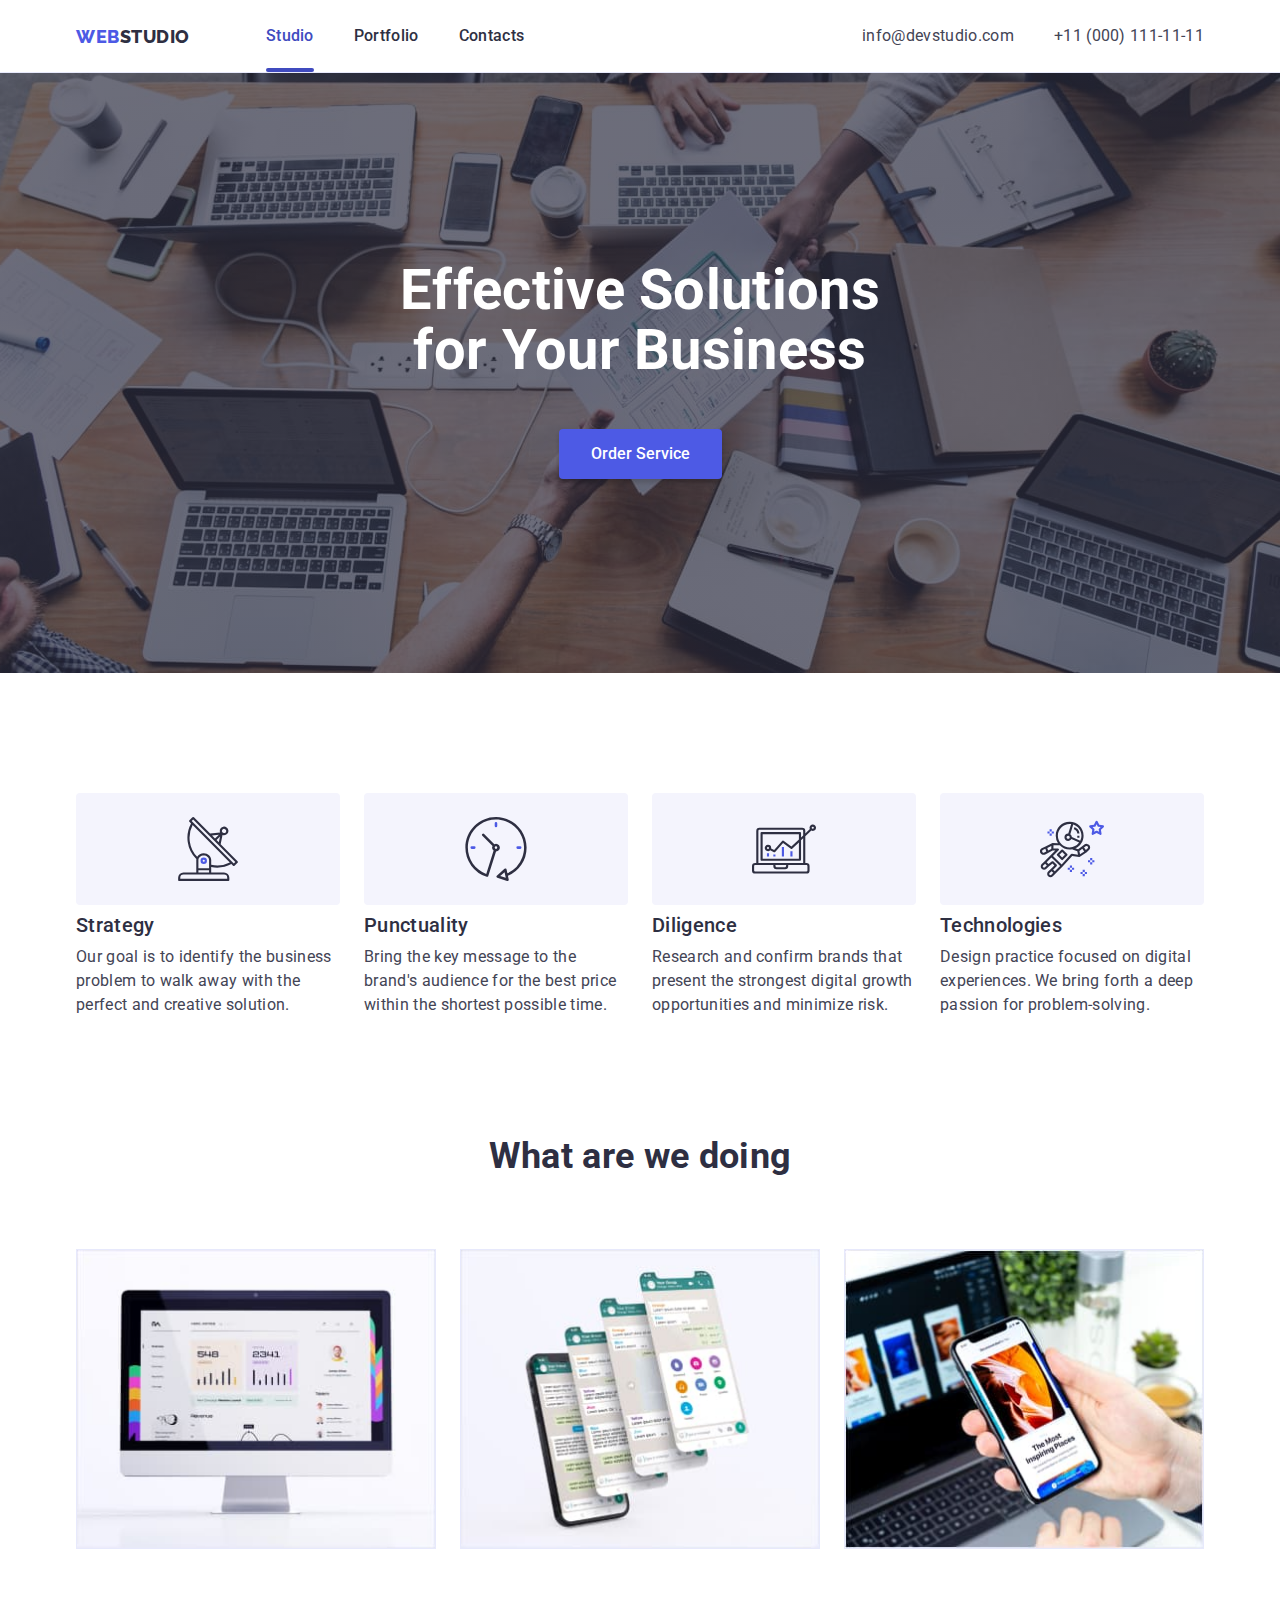
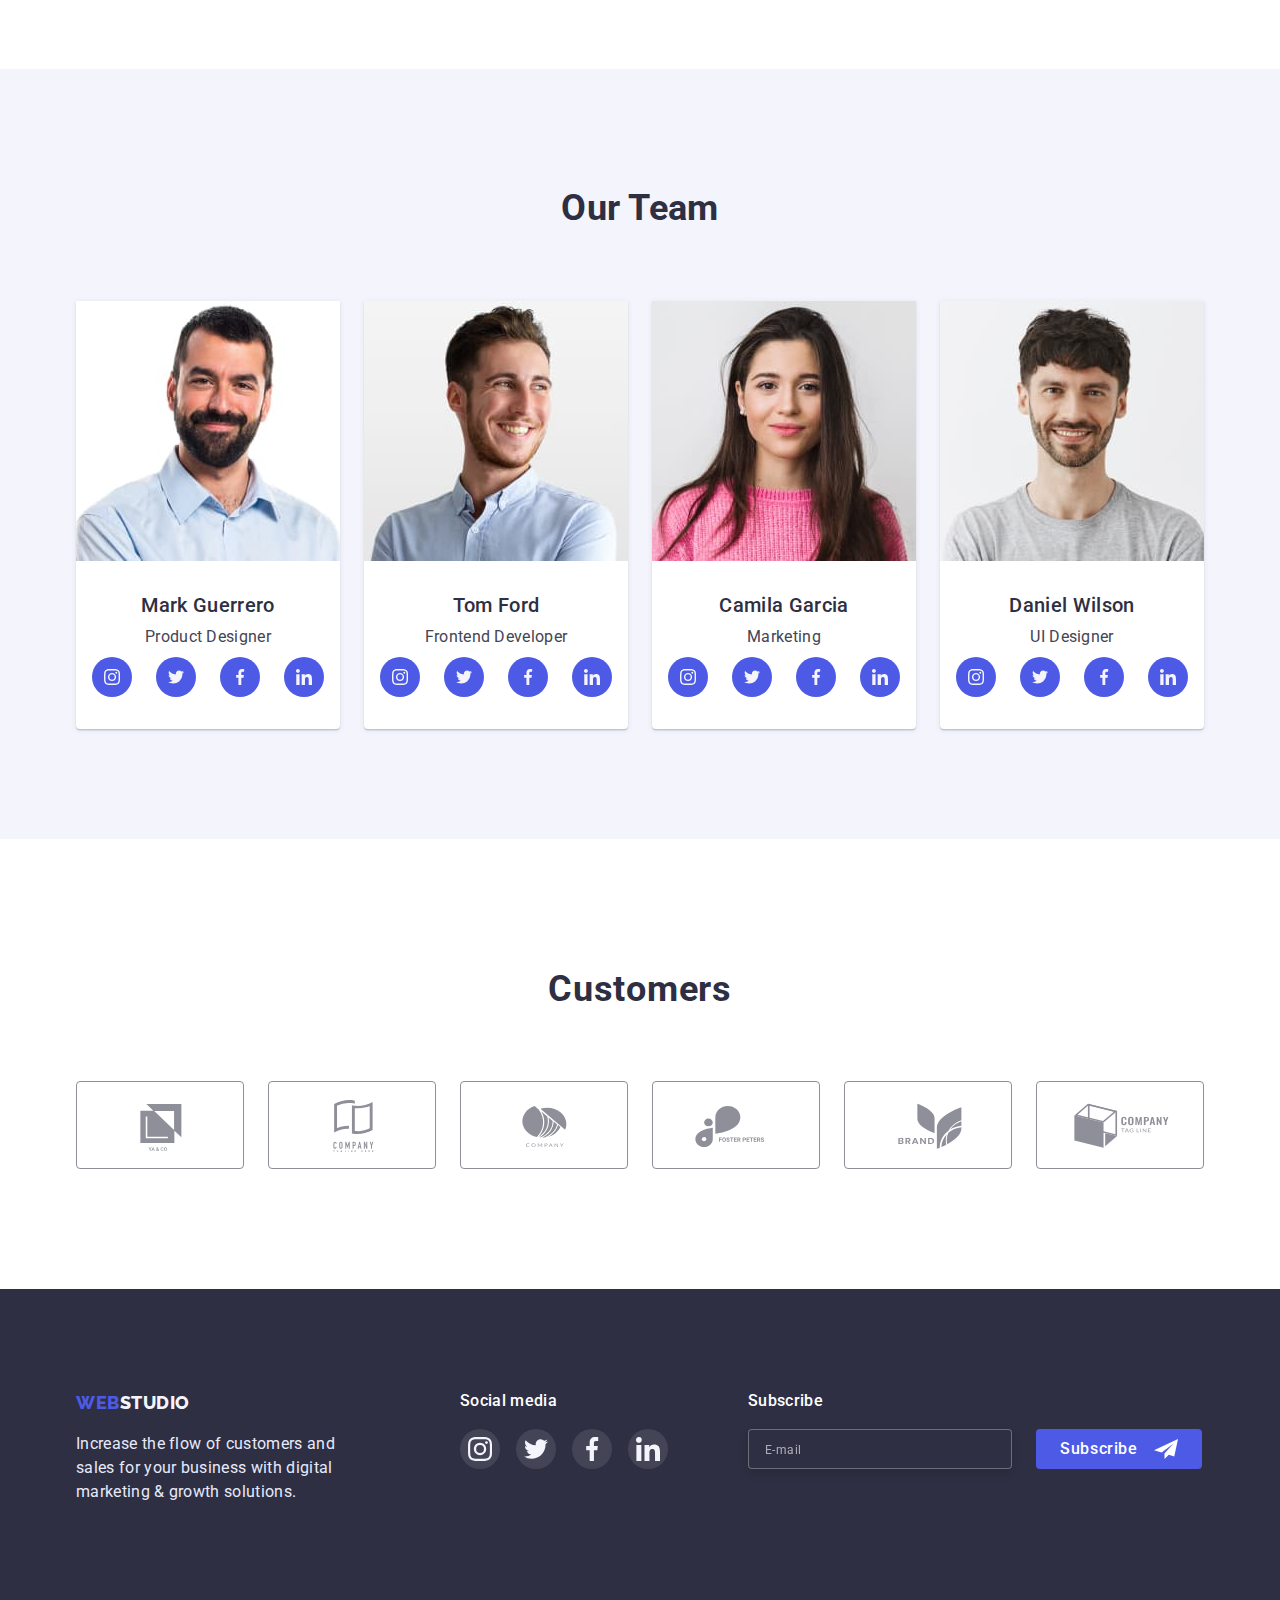
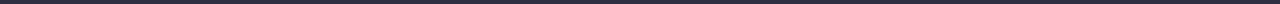
<file: index.html>
<!DOCTYPE html>
<html lang="en">
	<head>
		<meta charset="UTF-8" />
		<meta http-equiv="X-UA-Compatible" content="IE=edge" />
		<meta name="viewport" content="width=device-width, initial-scale=1.0" />
		<title>Document</title>
		<link rel="preconnect" href="https://fonts.googleapis.com" />
		<link rel="preconnect" href="https://fonts.gstatic.com" crossorigin />
		<link
			href="https://fonts.googleapis.com/css2?family=Raleway:wght@800&family=Roboto:wght@400;500;700&display=swap"
			rel="stylesheet"
		/>
		<link
			rel="stylesheet"
			href="https://cdnjs.cloudflare.com/ajax/libs/modern-normalize/1.1.0/modern-normalize.min.css"
		/>
		<link rel="stylesheet" href="./css/styles.css" />
	</head>
	<body>
		<!-- Top line -->
		<header class="header">
			<div class="container container-header"
				><nav class="nav">
					<a class="logo link" href="./index.html"><span class="logo-item">Web</span>Studio</a>
					<ul class="nav-list list">
						<li class="nav-list-item"><a href="./index.html" class="active-link link-header link">Studio</a></li>
						<li class="nav-list-item"><a href="./portfolio.html" class="link-header link">Portfolio</a></li>
						<li class="nav-list-item"><a href="" class="link-header link">Contacts</a></li>
					</ul>
				</nav>
				<address class="contacts">
					<ul class="contacts-list list">
						<li class="contacts-list-item"
							><a href="mailto:info@devstudio.com" class="contacts-link link">info@devstudio.com</a></li
						>
						<li class="contacts-list-item"
							><a href="tel:+110001111111" class="contacts-link link">+11 (000) 111-11-11</a></li
						>
					</ul>
				</address>
			</div>
		</header>

		<main>
			<!-- Hero -->
			<section class="hero">
				<h1 class="hero-heading"
					>Effective Solutions<br />
					for Your Business</h1
				>
				<button type="button" class="hero-button" data-modal-open>Order Service</button>
			</section>
			<!-- Advantages -->
			<section class="fisher-section"
				><div class="container">
					<h2 hidden>Advantages</h2>
					<ul class="fisher-section-list list">
						<li class="fisher-section-item icon-antenna">
							<div class="fisher-container">
								<svg class="fisher-container-icon">
									<use href="./images/icons.svg#icon-antenna"></use>
								</svg>
							</div>
							<h3 class="fisher-section-heading">Strategy</h3>
							<p>Our goal is to identify the business problem to walk away with the perfect and creative solution.</p>
						</li>
						<li class="fisher-section-item icon-clock">
							<div class="fisher-container">
								<svg class="fisher-container-icon">
									<use href="./images/icons.svg#icon-clock"></use>
								</svg>
							</div>
							<h3 class="fisher-section-heading">Punctuality</h3>
							<p>Bring the key message to the brand's audience for the best price within the shortest possible time.</p>
						</li>
						<li class="fisher-section-item icon-diagram">
							<div class="fisher-container">
								<svg class="fisher-container-icon">
									<use href="./images/icons.svg#icon-diagram"></use>
								</svg>
							</div>
							<h3 class="fisher-section-heading">Diligence</h3>
							<p
								>Research and confirm brands that present the strongest digital growth opportunities and minimize
								risk.</p
							>
						</li>
						<li class="fisher-section-item icon-astronaut">
							<div class="fisher-container">
								<svg class="fisher-container-icon">
									<use href="./images/icons.svg#icon-astronaut"></use>
								</svg>
							</div>
							<h3 class="fisher-section-heading">Technologies</h3>
							<p>Design practice focused on digital experiences. We bring forth a deep passion for problem-solving.</p>
						</li>
					</ul>
				</div>
			</section>
			<!-- list-of-works -->
			<section class="specification-section">
				<div class="container"
					><h2 class="specification-section-title">What are we doing</h2>
					<ul class="specification-section-list list">
						<li class="specification-section-item">
							<img
								src="./images/img1.jpg"
								alt="website on a computer"
								width="360"
								class="specification-section-image"
							/>
						</li>
						<li class="specification-section-item">
							<img src="./images/img2.jpg" alt="website on phone" width="360" class="specification-section-image" />
						</li>
						<li class="specification-section-item">
							<img
								src="./images/img3.jpg"
								alt="website on phone and computer"
								width="360"
								class="specification-section-image"
							/>
						</li> </ul
				></div>
			</section>
			<!-- Our-Team -->
			<section class="workers-section"
				><div class="container">
					<h2 class="workers-section-title">Our Team</h2>
					<ul class="workers-section-list list">
						<li class="workers-section-item">
							<img
								src="./images/card1.jpg"
								alt="Mark Guerrero-Product Designer"
								width="264"
								class="workers-section-image"
							/>
							<div class="workers-section-item-text-container"
								><h3 class="workers-section-heading">Mark Guerrero</h3> <p>Product Designer</p>
								<ul class="workers-section-list-link list">
									<li class="workers-section-list-item"
										><a href="" class="link workers-section-icon-link">
											<svg class="workers-section-icon">
												<use href="./images/icons.svg#icon-instagram"></use>
											</svg> </a
									></li>
									<li class="workers-section-list-item"
										><a href="" class="link workers-section-icon-link">
											<svg class="workers-section-icon">
												<use href="./images/icons.svg#icon-twitter"></use>
											</svg> </a
									></li>
									<li class="workers-section-list-item"
										><a href="" class="link workers-section-icon-link">
											<svg class="workers-section-icon">
												<use href="./images/icons.svg#icon-facebook"></use>
											</svg> </a
									></li>
									<li class="workers-section-list-item"
										><a href="" class="link workers-section-icon-link">
											<svg class="workers-section-icon">
												<use href="./images/icons.svg#icon-linkedin"></use>
											</svg> </a
									></li>
								</ul>
							</div>
						</li>
						<li class="workers-section-item">
							<img
								src="./images/card2.jpg"
								alt="Tom Ford-Frontend Developer"
								width="264"
								class="workers-section-image"
							/>
							<div class="workers-section-item-text-container"
								><h3 class="workers-section-heading">Tom Ford</h3> <p>Frontend Developer</p>
								<ul class="workers-section-list-link list">
									<li class="workers-section-list-item"
										><a href="" class="link workers-section-icon-link">
											<svg class="workers-section-icon">
												<use href="./images/icons.svg#icon-instagram"></use>
											</svg> </a
									></li>
									<li class="workers-section-list-item"
										><a href="" class="link workers-section-icon-link">
											<svg class="workers-section-icon">
												<use href="./images/icons.svg#icon-twitter"></use>
											</svg> </a
									></li>
									<li class="workers-section-list-item"
										><a href="" class="link workers-section-icon-link">
											<svg class="workers-section-icon">
												<use href="./images/icons.svg#icon-facebook"></use>
											</svg> </a
									></li>
									<li class="workers-section-list-item"
										><a href="" class="link workers-section-icon-link">
											<svg class="workers-section-icon">
												<use href="./images/icons.svg#icon-linkedin"></use>
											</svg> </a
									></li>
								</ul>
							</div>
						</li>
						<li class="workers-section-item">
							<img src="./images/card3.jpg" alt="Camila Garcia-Marketing" width="264" class="workers-section-image" />
							<div class="workers-section-item-text-container"
								><h3 class="workers-section-heading">Camila Garcia</h3> <p>Marketing</p>
								<ul class="workers-section-list-link list">
									<li class="workers-section-list-item"
										><a href="" class="link workers-section-icon-link">
											<svg class="workers-section-icon">
												<use href="./images/icons.svg#icon-instagram"></use>
											</svg> </a
									></li>
									<li class="workers-section-list-item"
										><a href="" class="link workers-section-icon-link">
											<svg class="workers-section-icon">
												<use href="./images/icons.svg#icon-twitter"></use>
											</svg> </a
									></li>
									<li class="workers-section-list-item"
										><a href="" class="link workers-section-icon-link">
											<svg class="workers-section-icon">
												<use href="./images/icons.svg#icon-facebook"></use>
											</svg> </a
									></li>
									<li class="workers-section-list-item"
										><a href="" class="link workers-section-icon-link">
											<svg class="workers-section-icon">
												<use href="./images/icons.svg#icon-linkedin"></use>
											</svg> </a
									></li>
								</ul>
							</div>
						</li>
						<li class="workers-section-item">
							<img src="./images/card4.jpg" alt="Daniel Wilson-UI Designer" width="264" class="workers-section-image" />
							<div class="workers-section-item-text-container"
								><h3 class="workers-section-heading">Daniel Wilson</h3> <p>UI Designer</p>
								<ul class="workers-section-list-link list">
									<li class="workers-section-list-item"
										><a href="" class="link workers-section-icon-link">
											<svg class="workers-section-icon">
												<use href="./images/icons.svg#icon-instagram"></use>
											</svg> </a
									></li>
									<li class="workers-section-list-item"
										><a href="" class="link workers-section-icon-link">
											<svg class="workers-section-icon">
												<use href="./images/icons.svg#icon-twitter"></use>
											</svg> </a
									></li>
									<li class="workers-section-list-item"
										><a href="" class="link workers-section-icon-link">
											<svg class="workers-section-icon">
												<use href="./images/icons.svg#icon-facebook"></use>
											</svg> </a
									></li>
									<li class="workers-section-list-item"
										><a href="" class="link workers-section-icon-link">
											<svg class="workers-section-icon">
												<use href="./images/icons.svg#icon-linkedin"></use>
											</svg> </a
									></li>
								</ul>
							</div>
						</li>
					</ul>
				</div>
			</section>
			<!-- Customers -->
			<section class="aside-section">
				<div class="container">
					<h2 class="aside-section-title">Customers</h2>
					<ul class="aside-section-list list">
						<li class="aside-section-list-item">
							<a href="" class="aside-section-list-link link">
								<svg class="aside-section-list-icon">
									<use href="./images/icons.svg#icon-logo-1"></use>
								</svg>
							</a>
						</li>
						<li class="aside-section-list-item">
							<a href="" class="aside-section-list-link link">
								<svg class="aside-section-list-icon">
									<use href="./images/icons.svg#icon-logo-2"></use>
								</svg>
							</a>
						</li>
						<li class="aside-section-list-item">
							<a href="" class="aside-section-list-link link">
								<svg class="aside-section-list-icon">
									<use href="./images/icons.svg#icon-logo-3"></use>
								</svg>
							</a>
						</li>
						<li class="aside-section-list-item">
							<a href="" class="aside-section-list-link link">
								<svg class="aside-section-list-icon">
									<use href="./images/icons.svg#icon-logo-4"></use>
								</svg>
							</a>
						</li>
						<li class="aside-section-list-item">
							<a href="" class="aside-section-list-link link">
								<svg class="aside-section-list-icon">
									<use href="./images/icons.svg#icon-logo-5"></use>
								</svg>
							</a>
						</li>
						<li class="aside-section-list-item">
							<a href="" class="aside-section-list-link link">
								<svg class="aside-section-list-icon">
									<use href="./images/icons.svg#icon-logo-6"></use>
								</svg>
							</a>
						</li> </ul
				></div>
			</section>
		</main>
		<!-- Footer -->
		<footer class="footer-section">
			<div class="container footer-container"
				><div class="footer-container-logo"
					><a href="./index.html" class="logo-footer link"><span class="logo-item">Web</span>Studio</a>
					<p class="footer-section-subtitle">
						Increase the flow of customers and sales for your business with digital marketing & growth solutions.
					</p>
				</div>
				<div class="footer-container-socials">
					<p class="footer-container-socials-subtitle">Social media</p>
					<ul class="footer-container-socials-list list">
						<li class="footer-container-socials-item">
							<a href="" class="footer-container-socials-link link">
								<svg class="footer-container-socials-icon">
									<use href="./images/icons.svg#icon-instagram"></use>
								</svg>
							</a>
						</li>
						<li class="footer-container-socials-item">
							<a href="" class="footer-container-socials-link link">
								<svg class="footer-container-socials-icon">
									<use href="./images/icons.svg#icon-twitter"></use>
								</svg>
							</a>
						</li>
						<li class="footer-container-socials-item">
							<a href="" class="footer-container-socials-link link">
								<svg class="footer-container-socials-icon">
									<use href="./images/icons.svg#icon-facebook"></use>
								</svg>
							</a>
						</li>
						<li class="footer-container-socials-item">
							<a href="" class="footer-container-socials-link link">
								<svg class="footer-container-socials-icon">
									<use href="./images/icons.svg#icon-linkedin"></use>
								</svg>
							</a>
						</li>
					</ul>
				</div>
				<div class="footer-container-form">
					<p class="footer-container-form-title">Subscribe</p>
					<form class="footer-form">
						<input class="footer-form-input" type="email" placeholder="E-mail" name="user-email-footer" />
						<button class="footer-container-form-button" type="submit">
							<span class="footer-container-form-button-text">Subscribe</span>
							<svg class="footer-container-form-icon">
								<use href="./images/icons.svg#icon-frame-3"></use>
							</svg>
						</button>
					</form>
				</div>
			</div>
		</footer>
		<!-- Modal -->
		<div class="backdrop is-hidden" data-modal>
			<div class="modal">
				<button class="modal-button" data-modal-close>
					<svg class="modal-button-svg">
						<use href="./images/icons.svg#icon-close"></use>
					</svg>
				</button>
				<p class="modal-title">Leave your contacts and we will call you back</p>
				<form class="modal-form">
					<div class="modal-form-field">
						<label for="user-name" class="modal-form-label first">Name</label>
						<div class="modal-form-container">
							<input class="modal-form-input" type="text" id="user-name" name="user-name" />
							<svg class="modal-form-icon">
								<use href="./images/icons.svg#icon-person-18dp"></use>
							</svg>
						</div>
					</div>

					<div class="modal-form-field">
						<label for="user-phone" class="modal-form-label">Phone</label>
						<div class="modal-form-container">
							<input class="modal-form-input" type="tel" id="user-phone" name="user-phone" />
							<svg class="modal-form-icon">
								<use href="./images/icons.svg#icon-phone-18dp"></use>
							</svg>
						</div>
					</div>

					<div class="modal-form-field">
						<label for="user-email" class="modal-form-label">Email</label>
						<div class="modal-form-container">
							<input class="modal-form-input" type="email" id="user-email" name="user-email" />
							<svg class="modal-form-icon">
								<use href="./images/icons.svg#icon-email-18dp"></use>
							</svg>
						</div>
					</div>

					<div class="modal-form-field">
						<label for="user-message" class="modal-form-label">Comment</label>
						<textarea
							name="user-message"
							id="user-message"
							class="modal-form-input message"
							placeholder="Text input"
						></textarea>
					</div>

					<label class="modal-form-field-cheсk">
						<input type="checkbox" name="modal-form-checkbox" class="modal-form-field-cheсk-input" />
						<span class="modal-form-field-cheсk-checkbox"
							><svg class="modal-form-field-cheсk-icon">
								<use href="./images/icons.svg#icon-vector"></use>
							</svg>
						</span>
						I accept the terms and conditions of the
						<a href="" class="modal-form-field-cheсk-link"> Privacy Policy</a>
					</label>

					<button class="modal-form-button" type="submit">Send</button>
				</form>
			</div>
		</div>
		<script src="./js/modal.js"></script>
	</body>
</html>
</file>
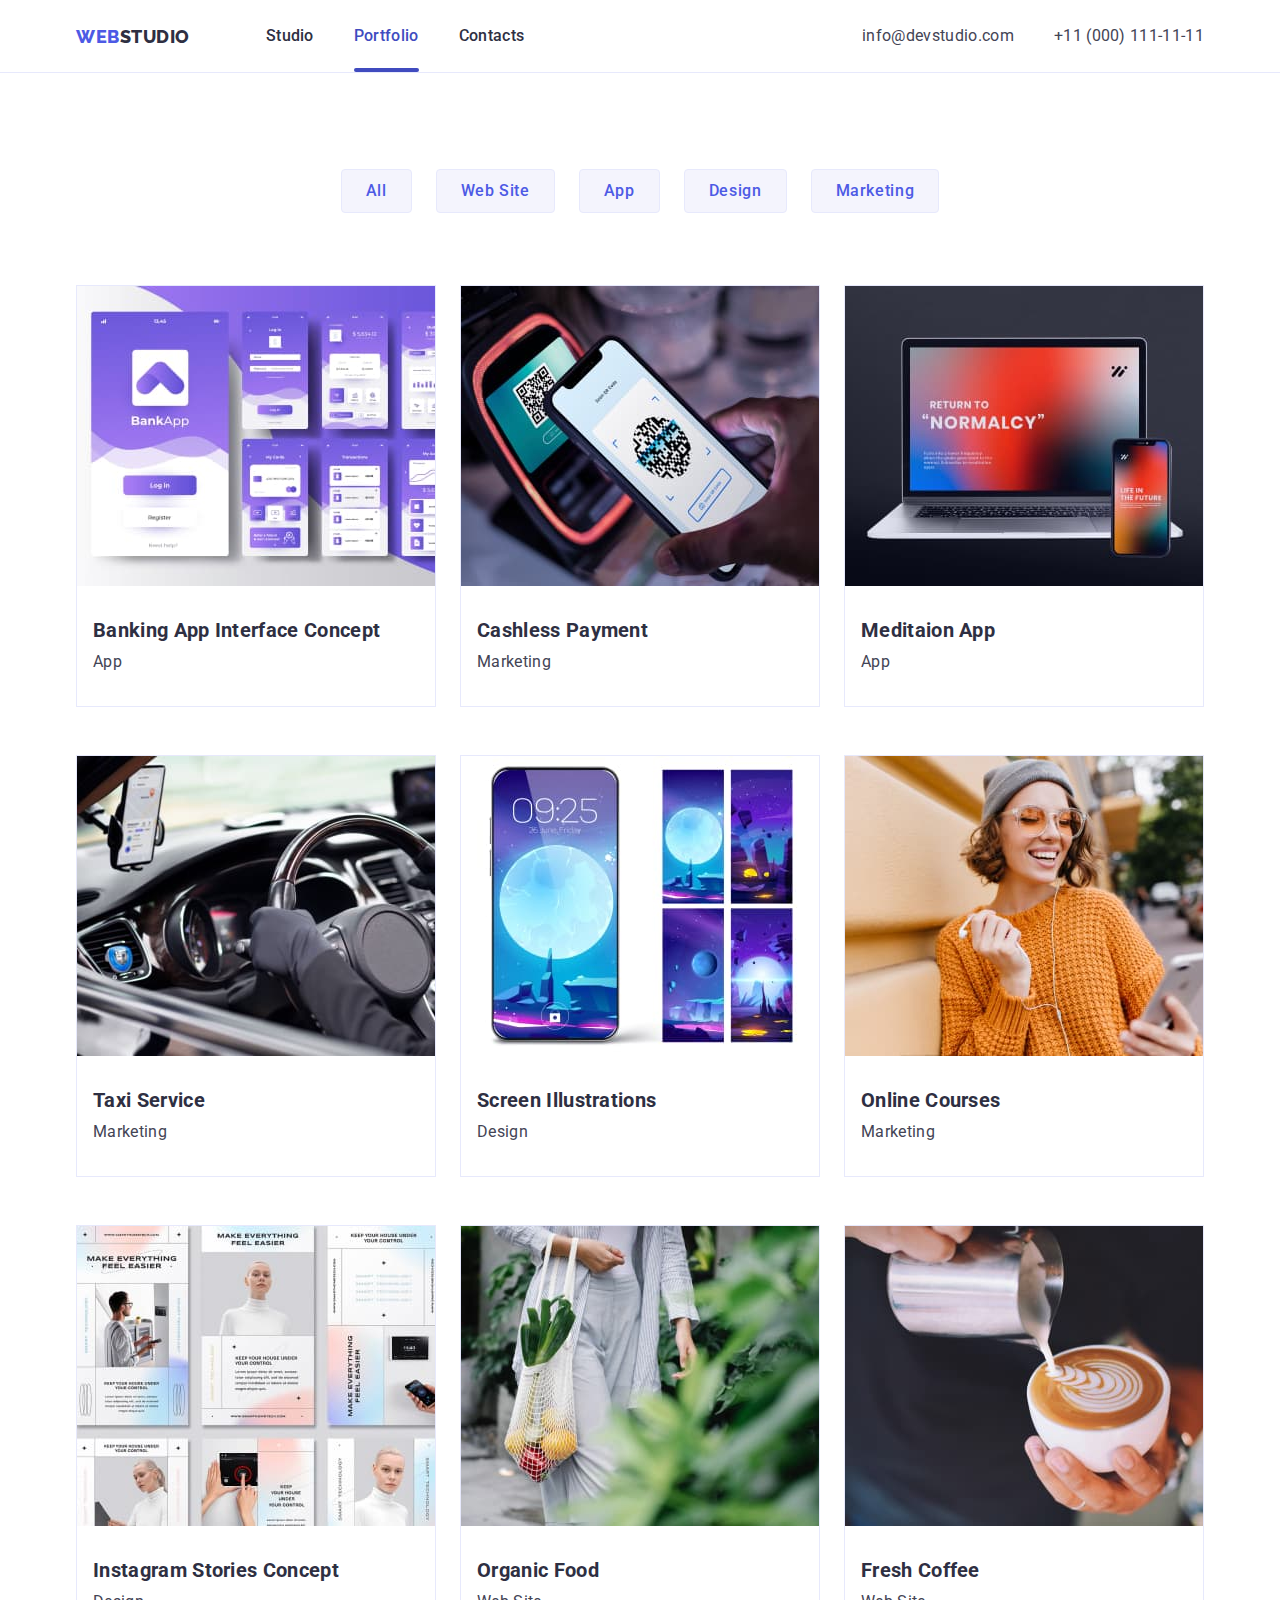
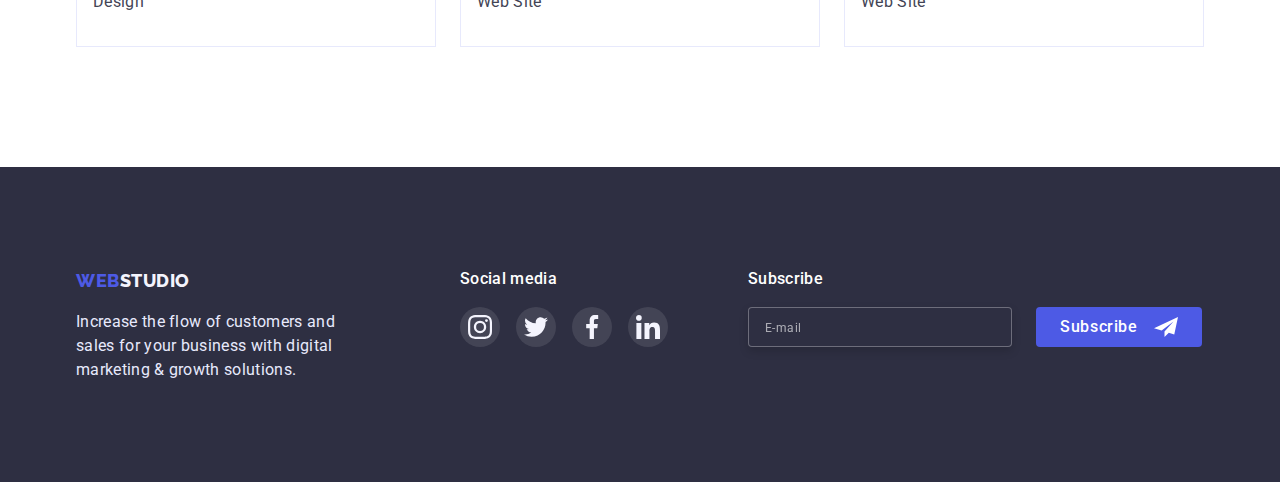
<file: portfolio.html>
<!DOCTYPE html>
<html lang="en">
	<head>
		<meta charset="UTF-8" />
		<meta http-equiv="X-UA-Compatible" content="IE=edge" />
		<meta name="viewport" content="width=device-width, initial-scale=1.0" />
		<title>Document</title>
		<link rel="preconnect" href="https://fonts.googleapis.com" />
		<link rel="preconnect" href="https://fonts.gstatic.com" crossorigin />
		<link
			href="https://fonts.googleapis.com/css2?family=Raleway:wght@800&family=Roboto:wght@400;500;700;900&display=swap"
			rel="stylesheet"
		/>
		<link
			rel="stylesheet"
			href="https://cdnjs.cloudflare.com/ajax/libs/modern-normalize/1.1.0/modern-normalize.min.css"
		/>
		<link rel="stylesheet" href="./css/styles.css" />
	</head>
	<body>
		<!-- Top line -->
		<header class="header">
			<div class="container container-header"
				><nav class="nav">
					<a class="logo link" href="./index.html"><span class="logo-item">Web</span>Studio</a>
					<ul class="nav-list list">
						<li class="nav-list-item"><a href="./index.html" class="link-header link">Studio</a></li>
						<li class="nav-list-item"><a href="./portfolio.html" class="active-link link-header link">Portfolio</a></li>
						<li class="nav-list-item"><a href="" class="link-header link">Contacts</a></li>
					</ul>
				</nav>
				<address class="contacts">
					<ul class="contacts-list list">
						<li class="contacts-list-item"
							><a href="mailto:info@devstudio.com" class="contacts-link link">info@devstudio.com</a></li
						>
						<li class="contacts-list-item"
							><a href="tel:+110001111111" class="contacts-link link">+11 (000) 111-11-11</a></li
						>
					</ul>
				</address>
			</div>
		</header>

		<main>
			<section class="portfolio-section"
				><div class="container">
					<h1 hidden>Portfolio</h1>
					<ul class="portfolio-list-button list">
						<li class="portfolio-button-item"><button type="button" class="portfolio-button">All</button></li>
						<li class="portfolio-button-item"><button type="button" class="portfolio-button">Web Site</button></li>
						<li class="portfolio-button-item"><button type="button" class="portfolio-button">App</button></li>
						<li class="portfolio-button-item"><button type="button" class="portfolio-button">Design</button></li>
						<li class="portfolio-button-item"><button type="button" class="portfolio-button">Marketing</button></li></ul
					>

					<ul class="portfolio-list-image list">
						<li class="portfolio-image-item">
							<a href="" class="link portfolio-image-item-link">
								<div class="portfolio-thumb">
									<img src="./images/banking-app-Interface-concept.jpg" alt="app" width="360" class="portfolio-image" />
									<div class="portfolio-overlay">
										<p class="portfolio-thumb-text"
											>14 Stylish and User-Friendly App Design Concepts · Task Manager App · Calorie Tracker App ·
											Exotic Fruit Ecommerce App · Cloud Storage App</p
										>
									</div>
								</div>
								<div class="portfolio-image-item-text-container"
									><h2 class="portfolio-heading-image">Banking App Interface Concept</h2>
									<p class="portfolio-image-subtitle">App</p></div
								></a
							>
						</li>

						<li class="portfolio-image-item">
							<a href="" class="link portfolio-image-item-link">
								<div class="portfolio-thumb">
									<img src="./images/cashless-payment.jpg" alt="marketing" width="360" class="portfolio-image" />
									<div class="portfolio-overlay">
										<p class="portfolio-thumb-text"
											>14 Stylish and User-Friendly App Design Concepts · Task Manager App · Calorie Tracker App ·
											Exotic Fruit Ecommerce App · Cloud Storage App</p
										>
									</div>
								</div>
								<div class="portfolio-image-item-text-container"
									><h2 class="portfolio-heading-image">Cashless Payment</h2>
									<p class="portfolio-image-subtitle">Marketing</p></div
								></a
							>
						</li>
						<li class="portfolio-image-item">
							<a href="" class="link portfolio-image-item-link">
								<div class="portfolio-thumb">
									<img src="./images/meditaion-app.jpg" alt="app" width="360" class="portfolio-image" />
									<div class="portfolio-overlay">
										<p class="portfolio-thumb-text"
											>14 Stylish and User-Friendly App Design Concepts · Task Manager App · Calorie Tracker App ·
											Exotic Fruit Ecommerce App · Cloud Storage App</p
										>
									</div>
								</div>
								<div class="portfolio-image-item-text-container"
									><h2 class="portfolio-heading-image">Meditaion App</h2>
									<p class="portfolio-image-subtitle">App</p></div
								></a
							>
						</li>
						<li class="portfolio-image-item">
							<a href="" class="link portfolio-image-item-link">
								<div class="portfolio-thumb">
									<img src="./images/taxi-service.jpg" alt="marketing" width="360" class="portfolio-image" />
									<div class="portfolio-overlay">
										<p class="portfolio-thumb-text"
											>14 Stylish and User-Friendly App Design Concepts · Task Manager App · Calorie Tracker App ·
											Exotic Fruit Ecommerce App · Cloud Storage App</p
										>
									</div>
								</div>
								<div class="portfolio-image-item-text-container"
									><h2 class="portfolio-heading-image">Taxi Service</h2>
									<p class="portfolio-image-subtitle">Marketing</p></div
								></a
							>
						</li>
						<li class="portfolio-image-item">
							<a href="" class="link portfolio-image-item-link">
								<div class="portfolio-thumb">
									<img src="./images/screen-illustrations.jpg" alt="design" width="360" class="portfolio-image" />
									<div class="portfolio-overlay">
										<p class="portfolio-thumb-text"
											>14 Stylish and User-Friendly App Design Concepts · Task Manager App · Calorie Tracker App ·
											Exotic Fruit Ecommerce App · Cloud Storage App</p
										>
									</div>
								</div>
								<div class="portfolio-image-item-text-container"
									><h2 class="portfolio-heading-image">Screen Illustrations</h2>
									<p class="portfolio-image-subtitle">Design</p></div
								></a
							>
						</li>
						<li class="portfolio-image-item">
							<a href="" class="link portfolio-image-item-link">
								<div class="portfolio-thumb">
									<img src="./images/online-courses.jpg" alt="marketing" width="360" class="portfolio-image" />
									<div class="portfolio-overlay">
										<p class="portfolio-thumb-text"
											>14 Stylish and User-Friendly App Design Concepts · Task Manager App · Calorie Tracker App ·
											Exotic Fruit Ecommerce App · Cloud Storage App</p
										>
									</div>
								</div>
								<div class="portfolio-image-item-text-container"
									><h2 class="portfolio-heading-image">Online Courses</h2>
									<p class="portfolio-image-subtitle">Marketing</p></div
								></a
							>
						</li>
						<li class="portfolio-image-item">
							<a href="" class="link portfolio-image-item-link">
								<div class="portfolio-thumb">
									<img src="./images/instagram-stories-concept.jpg" alt="design" width="360" class="portfolio-image" />
									<div class="portfolio-overlay">
										<p class="portfolio-thumb-text"
											>14 Stylish and User-Friendly App Design Concepts · Task Manager App · Calorie Tracker App ·
											Exotic Fruit Ecommerce App · Cloud Storage App</p
										>
									</div>
								</div>
								<div class="portfolio-image-item-text-container">
									<h2 class="portfolio-heading-image">Instagram Stories Concept</h2>
									<p class="portfolio-image-subtitle">Design</p>
								</div></a
							>
						</li>
						<li class="portfolio-image-item">
							<a href="" class="link portfolio-image-item-link">
								<div class="portfolio-thumb">
									<img src="./images/organic-food.jpg" alt="web site" width="360" class="portfolio-image" />
									<div class="portfolio-overlay">
										<p class="portfolio-thumb-text"
											>14 Stylish and User-Friendly App Design Concepts · Task Manager App · Calorie Tracker App ·
											Exotic Fruit Ecommerce App · Cloud Storage App</p
										>
									</div>
								</div>
								<div class="portfolio-image-item-text-container"
									><h2 class="portfolio-heading-image">Organic Food</h2>
									<p class="portfolio-image-subtitle">Web Site</p></div
								></a
							>
						</li>
						<li class="portfolio-image-item">
							<a href="" class="link portfolio-image-item-link">
								<div class="portfolio-thumb">
									<img src="./images/fresh-coffee.jpg" alt="web site" width="360" class="portfolio-image" />
									<div class="portfolio-overlay">
										<p class="portfolio-thumb-text"
											>14 Stylish and User-Friendly App Design Concepts · Task Manager App · Calorie Tracker App ·
											Exotic Fruit Ecommerce App · Cloud Storage App</p
										>
									</div>
								</div>
								<div class="portfolio-image-item-text-container"
									><h2 class="portfolio-heading-image">Fresh Coffee</h2>
									<p class="portfolio-image-subtitle">Web Site</p></div
								></a
							>
						</li>
					</ul>
				</div></section
			>
		</main>

		<!-- Footer -->
		<footer class="footer-section">
			<div class="container footer-container"
				><div class="footer-container-logo"
					><a href="./index.html" class="logo-footer link"><span class="logo-item">Web</span>Studio</a>
					<p class="footer-section-subtitle">
						Increase the flow of customers and sales for your business with digital marketing & growth solutions.
					</p>
				</div>
				<div class="footer-container-socials">
					<p class="footer-container-socials-subtitle">Social media</p>
					<ul class="footer-container-socials-list list">
						<li class="footer-container-socials-item">
							<a href="" class="footer-container-socials-link link">
								<svg class="footer-container-socials-icon">
									<use href="./images/icons.svg#icon-instagram"></use>
								</svg>
							</a>
						</li>
						<li class="footer-container-socials-item">
							<a href="" class="footer-container-socials-link link">
								<svg class="footer-container-socials-icon">
									<use href="./images/icons.svg#icon-twitter"></use>
								</svg>
							</a>
						</li>
						<li class="footer-container-socials-item">
							<a href="" class="footer-container-socials-link link">
								<svg class="footer-container-socials-icon">
									<use href="./images/icons.svg#icon-facebook"></use>
								</svg>
							</a>
						</li>
						<li class="footer-container-socials-item">
							<a href="" class="footer-container-socials-link link">
								<svg class="footer-container-socials-icon">
									<use href="./images/icons.svg#icon-linkedin"></use>
								</svg>
							</a>
						</li>
					</ul>
				</div>
				<div class="footer-container-form">
					<p class="footer-container-form-title">Subscribe</p>
					<form class="footer-form" action="">
						<input class="footer-form-input" type="email" placeholder="E-mail" name="user-email-footer" />
						<button class="footer-container-form-button" type="submit">
							<span class="footer-container-form-button-text">Subscribe</span>
							<svg class="footer-container-form-icon">
								<use href="./images/icons.svg#icon-frame-3"></use>
							</svg>
						</button>
					</form>
				</div>
			</div>
		</footer>
	</body>
</html>
</file>
<file: css/styles.css>
:root {
	--primery-dark: #2e2f42;
	--primery-text: #434455;
	--secondary-buttons: #e7e9fc;
	--brand-color: #4d5ae5;
	--background-ligh: #f4f4fd;
	--active-state: #404bbf;
	--icon-color: #8e8f99;
	--active-icon-color: #31d0aa;
	--modal-background: #fcfcfc;
	--modal-form-text: #757575;
	--primery-fond-size: 16px;
	--timing-function: cubic-bezier(0.4, 0, 0.2, 1);
}

/*  */
body {
	font-family: Roboto, sans-serif;
	color: var(--primery-text);
	font-size: var(--primery-fond-size);
	line-height: 1.5;
	letter-spacing: 0.02em;
}

.list {
	list-style-type: none;
}

.link {
	text-decoration: none;
}

p,
h1,
h2,
h3,
h4,
h5,
h6,
ul {
	margin: 0;
	padding: 0;
}

.container {
	max-width: 1158px;
	margin: 0 auto;
	padding: 0 15px;
}

/* Header */
.header {
	border-bottom: 1px solid var(--secondary-buttons);
}

.container-header {
	display: flex;
	align-items: center;
	justify-content: space-between;
}

.logo {
	color: var(--primery-dark);
	font-family: Raleway, sans-serif;
	font-weight: 800;
	font-size: 18px;
	letter-spacing: 0.03em;
	text-transform: uppercase;
}
.logo-item {
	color: var(--brand-color);
}

.nav {
	display: flex;
	align-items: center;
}

.nav-list {
	display: flex;
	margin-left: 76px;

	font-weight: 500;
	font-size: var(--primery-fond-size);
}

.nav-list-item + .nav-list-item {
	margin-left: 40px;
}

.contacts-list {
	display: flex;

	font-size: var(--primery-fond-size);
}

.contacts-list-item + .contacts-list-item {
	margin-left: 40px;
}

.link-header {
	display: block;
	padding-top: 24px;
	padding-bottom: 24px;

	color: var(--primery-dark);

	transition: color 250ms var(--timing-function);
	position: relative;
}

.contacts-link {
	color: var(--primery-text);
	font-style: normal;

	transition: color 250ms var(--timing-function);
}

.active-link.link-header {
	color: var(--active-state);
}

.active-link::after {
	content: "";
	height: 4px;
	width: 100%;
	border-radius: 2px;
	display: block;
	background-color: var(--active-state);

	position: absolute;
	left: 0;
	bottom: 0;
}

.link-header:hover,
.link-header:focus,
.contacts-link:hover,
.contacts-link:focus {
	color: var(--active-state);
}

/* Main */
/* Hero */

.hero {
	padding-top: 188px;
	padding-bottom: 188px;
	max-width: 1440px;
	height: 600px;
	margin: 0 auto;

	background-color: var(--primery-dark);
	text-align: center;

	background-image: linear-gradient(rgba(46, 47, 66, 0.7), rgba(46, 47, 66, 0.7)), url(../images/people-office.jpg);
	background-repeat: no-repeat;
	background-position: center;
	background-size: cover;
}
.hero-heading {
	color: #fff;
	font-weight: 700;
	font-size: 56px;
	line-height: 1.07;
}
.hero-button {
	display: inline-block;
	border-radius: 4px;
	padding: 16px 32px;
	margin-top: 48px;
	box-shadow: 0px 4px 4px rgba(0, 0, 0, 0.15);

	background-color: var(--brand-color);
	color: #fff;
	border: none;
	font-family: inherit;
	cursor: pointer;
	font-weight: 500;
	font-size: 16px;

	transition: background-color 250ms var(--timing-function);
}

.hero-button:hover,
.hero-button:focus {
	background-color: var(--active-state);
}

/* Advantages */

.fisher-section {
	padding-top: 120px;
	padding-bottom: 120px;
}

.fisher-section-heading {
	margin-bottom: 8px;

	color: var(--primery-dark);
	font-weight: 500;
	font-size: 20px;
	line-height: 1.2;
}

.fisher-section-list {
	display: flex;
}

.fisher-section-item + .fisher-section-item {
	margin-left: 24px;
}

.fisher-section-item {
	width: calc((100% - 72px) / 4);
}

.fisher-container {
	height: 112px;
	border-radius: 4px;
	background-color: var(--background-ligh);
	margin-bottom: 8px;
	display: flex;
	justify-content: center;
	align-items: center;
}

.fisher-container-icon {
	width: 64px;
	height: 64px;
}

/* list-of-works */

.specification-section-title {
	color: var(--primery-dark);
	font-size: 36px;
	line-height: 1.11;
	font-weight: 700;
}

.specification-section-title {
	text-align: center;
}

.specification-section-list {
	display: flex;
	margin-top: 72px;
	justify-content: space-between;
	padding-bottom: 120px;
}

.specification-section-item {
	padding: 0;
}

.specification-section-image {
	display: block;
	border: 1px solid var(--secondary-buttons);
}

/* Our-Team */

.workers-section {
	background-color: var(--background-ligh);
	text-align: center;
	padding-bottom: 110px;
	padding-top: 120px;
}

.workers-section-title {
	display: inline-block;
	margin-bottom: 72px;

	color: var(--primery-dark);
	font-weight: 700;
	font-size: 36px;
	line-height: 1.11;
}

.workers-section-heading {
	color: var(--primery-dark);
	font-weight: 500;
	font-size: 20px;
	line-height: 1.2;
}

.workers-section-list {
	display: flex;
	justify-content: space-between;
}

.workers-section-item {
	border-radius: 0px 0px 4px 4px;
	box-shadow: 0px 1px 6px rgba(46, 47, 66, 0.08), 0px 1px 1px rgba(46, 47, 66, 0.16), 0px 2px 1px rgba(46, 47, 66, 0.08);
	background-color: #fff;
}
.workers-section-item-text-container {
	padding-top: 32px;
	padding-bottom: 32px;
	display: flex;
	flex-direction: column;
	gap: 8px;
}

.workers-section-image {
	display: block;
}

.workers-section-list-link {
	display: flex;
	justify-content: center;
	gap: 24px;
}

.workers-section-icon {
	width: 16px;
	height: 16px;
	fill: var(--background-ligh);
}

.workers-section-icon-link {
	width: 100%;
	height: 100%;
	background-color: var(--brand-color);
	border-radius: 50%;
	display: flex;
	justify-content: center;
	align-items: center;

	transition: background-color 250ms var(--timing-function);
}

.workers-section-list-item {
	width: 40px;
	height: 40px;
}

.workers-section-icon-link:hover,
.workers-section-icon-link:focus {
	background-color: var(--active-state);
}

/* Customers */

.aside-section {
	padding-top: 130px;
	padding-bottom: 120px;
}

.aside-section-title {
	font-weight: 700;
	font-size: 36px;
	line-height: 1.111;
	letter-spacing: 0.02em;
	text-align: center;
	color: var(--primery-dark);
	margin-bottom: 72px;
}

.aside-section-list {
	display: flex;
	justify-content: center;
	gap: 24px;
}

.aside-section-list-item {
	width: 168px;
	height: 88px;
}

.aside-section-list-link {
	border: 1px solid var(--icon-color);
	border-radius: 4px;
	width: 100%;
	height: 100%;
	display: flex;
	justify-content: center;
	align-items: center;

	fill: var(--icon-color);

	transition: border-color 250ms var(--timing-function), fill 250ms var(--timing-function);
}

.aside-section-list-icon {
	width: 104px;
	height: 56px;
}

.aside-section-list-link:hover,
.aside-section-list-link:focus {
	fill: var(--active-state);
	border-color: var(--active-state);
}

/* Footer */

.footer-section {
	padding-top: 100px;
	padding-bottom: 100px;

	background-color: var(--primery-dark);
}
.footer-section-subtitle {
	width: 264px;

	color: var(--secondary-buttons);
}

.logo-footer {
	margin-bottom: 16px;
	display: block;

	color: var(--background-ligh);
	font-family: Raleway, sans-serif;
	font-weight: 800;
	font-size: 18px;
	letter-spacing: 0.03em;
	text-transform: uppercase;
}

.footer-container {
	display: flex;
}

.footer-container-socials-subtitle {
	color: #fff;
	margin-bottom: 16px;
	font-weight: 500;
}

.footer-container-socials {
	margin-left: 120px;
}

.footer-container-socials-list {
	display: flex;
	gap: 16px;
}

.footer-container-socials-link {
	background-color: rgba(255, 255, 255, 0.1);
	border-radius: 50%;
	fill: var(--background-ligh);
	width: 100%;
	height: 100%;
	display: flex;
	justify-content: center;
	align-items: center;

	transition: background-color 250ms var(--timing-function);
}

.footer-container-socials-item {
	width: 40px;
	height: 40px;
}

.footer-container-socials-icon {
	width: 24px;
	height: 24px;
}

.footer-container-socials-link:hover,
.footer-container-socials-link:focus {
	background-color: var(--active-icon-color);
}

.footer-container-form {
	margin-left: 80px;
}

.footer-container-form-title {
	font-weight: 500;
	color: #ffffff;
	margin-bottom: 16px;
}

.footer-form {
	display: flex;
}

.footer-form-input {
	width: 264px;
	border: 1px solid rgba(255, 255, 255, 0.3);
	filter: drop-shadow(0px 4px 4px rgba(0, 0, 0, 0.15));
	border-radius: 4px;
	background-color: var(--primery-dark);
	padding-left: 16px;

	color: #ffffff;
	outline: none;
}

.footer-form-input::placeholder {
	color: rgba(255, 255, 255, 0.6);
	font-size: 12px;
	letter-spacing: 0.04em;
}

.footer-container-form-button {
	margin-left: 24px;
	padding: 8px 24px;
	display: flex;
	align-items: center;

	background-color: var(--brand-color);
	border: none;
	cursor: pointer;
	border-radius: 4px;

	transition: background-color 250ms var(--timing-function);
}

.footer-container-form-button:hover,
.footer-container-form-button:focus {
	background-color: var(--active-state);
}

.footer-container-form-button-text {
	font-weight: 500;
	letter-spacing: 0.04em;
	color: #fff;
}

.footer-container-form-icon {
	margin-left: 16px;
	width: 24px;
	height: 24px;
}

/* Modal */
.backdrop {
	position: fixed;
	top: 0;
	left: 0;
	width: 100%;
	height: 100%;
	background: rgba(46, 47, 66, 0.4);
	display: flex;
	justify-content: center;
	align-items: center;
	padding: 20px 0;
	transition: opacity 250ms var(--timing-function), visibility 250ms var(--timing-function);
}

.modal {
	width: 100%;
	height: 100%;
	max-width: 408px;
	max-height: 576px;
	padding: 72px 25px 24px 23px;

	box-shadow: 0px 1px 1px rgba(0, 0, 0, 0.14), 0px 1px 3px rgba(0, 0, 0, 0.12), 0px 2px 1px rgba(0, 0, 0, 0.2);
	border-radius: 4px;
	background: var(--modal-background);

	position: relative;
	transition: transform 250ms var(--timing-function);
}

.modal-button {
	width: 24px;
	height: 24px;
	border: 1px solid rgba(0, 0, 0, 0.1);
	background-color: var(--secondary-buttons);
	border-radius: 50%;
	cursor: pointer;
	fill: #000;

	display: flex;
	justify-content: center;
	align-items: center;

	position: absolute;
	right: 24px;
	top: 24px;

	transition: border 250ms var(--timing-function), background-color 250ms var(--timing-function),
		fill 250ms var(--timing-function);
}

.modal-button:hover,
.modal-button:focus {
	border: none;
	background-color: var(--active-state);
	fill: #ffffff;
}

.modal-button-svg {
	width: 8px;
	height: 8px;
}

.backdrop.is-hidden {
	opacity: 0;
	visibility: hidden;
	pointer-events: none;
}

.backdrop.is-hidden .modal {
	transform: scale(0);
}

.modal-title {
	font-weight: 500;
	color: var(--primery-dark);
	margin-bottom: 16px;
	display: flex;
	justify-content: center;
}
.modal-form-field {
	margin-bottom: 8px;
	display: flex;
	flex-direction: column;
}
.modal-form-label {
	display: block;
	margin-bottom: 4px;
	font-size: 12px;
	line-height: 1.166;
	letter-spacing: 0.01em;
	color: var(--icon-color);
}

.modal-form-label.first {
	letter-spacing: 0.04em;
}

.modal-form-container {
	position: relative;
}

.modal-form-input {
	width: 100%;
	height: 40px;
	border: 1px solid rgba(33, 33, 33, 0.2);
	border-radius: 4px;
	padding-left: 38px;

	transition: border-color 250ms var(--timing-function);
}

.modal-form-input:focus {
	outline: none;
	border-color: var(--brand-color);
}

.modal-form-input:focus + .modal-form-icon {
	fill: var(--brand-color);
}

.modal-form-input.message {
	height: 120px;
	padding: 8px 16px;
	resize: none;
	font-size: 12px;
	line-height: 1.166;
	letter-spacing: 0.04em;
}

.modal-form-input.message::placeholder {
	color: rgba(117, 117, 117, 0.5);
}

.modal-form-icon {
	width: 18px;
	height: 24px;
	position: absolute;
	left: 16px;
	top: 8px;
	fill: var(--primery-dark);

	transition: fill 250ms var(--timing-function);
}

.modal-form-button {
	display: flex;
	justify-content: center;
	align-items: center;

	background: var(--brand-color);
	box-shadow: 0px 4px 4px rgba(0, 0, 0, 0.15);
	border-radius: 4px;
	border: none;
	width: 169px;
	height: 56px;
	margin: 0 auto;
	color: #ffffff;
	font-weight: 500;
	letter-spacing: 0.04em;
	font-family: inherit;
	cursor: pointer;

	transition: background-color 250ms var(--timing-function);
}

.modal-form-button:hover,
.modal-form-button:focus {
	background-color: var(--active-state);
}

.modal-form-field-cheсk {
	margin-top: 16px;
	margin-bottom: 24px;
	display: flex;
	align-items: center;

	font-size: 12px;
	line-height: 1.1666;
	letter-spacing: 0.04em;
	color: var(--modal-form-text);
	cursor: pointer;
}

.modal-form-field-cheсk-input {
	appearance: none;
}

.modal-form-field-cheсk-input:checked + .modal-form-field-cheсk-checkbox {
	background: var(--active-state);
	border: 1.25px solid var(--active-state);
}

.modal-form-field-cheсk-checkbox {
	display: flex;
	justify-content: center;
	align-items: center;

	width: 16px;
	height: 16px;
	margin-right: 8px;
	border: 1.25px solid var(--primery-dark);
	border-radius: 2px;
	fill: #ffffff;
}

.modal-form-field-cheсk-icon {
	width: 10px;
	height: 8px;
}
.modal-form-field-cheсk-link {
	color: var(--brand-color);
	margin-left: 4px;
}
/* Portfolio */

.portfolio-section {
	padding-top: 96px;
	padding-bottom: 120px;
}

.portfolio-list-button {
	display: flex;
	justify-content: center;
}

.portfolio-button {
	border-radius: 4px;
	padding: 12px 24px;

	background-color: var(--background-ligh);
	color: var(--brand-color);
	font-weight: 500;
	letter-spacing: 0.04em;
	border: 1px solid var(--secondary-buttons);
	font-family: inherit;
	cursor: pointer;

	transition: background-color 250ms var(--timing-function), color 250ms var(--timing-function),
		box-shadow 250ms var(--timing-function), border-color 250ms var(--timing-function);
}

.portfolio-button-item + .portfolio-button-item {
	margin-left: 24px;
}

.portfolio-button:hover,
.portfolio-button:focus {
	background-color: var(--active-state);
	color: #fff;
	box-shadow: 0px 3px 1px rgba(0, 0, 0, 0.1), 0px 2px 1px rgba(0, 0, 0, 0.08), 0px 2px 2px rgba(0, 0, 0, 0.12);
	border-color: var(--active-state);
}

.portfolio-list-image {
	display: flex;
	flex-wrap: wrap;
	margin-top: 72px;
	gap: 48px 24px;
}

.portfolio-image-item-text-container {
	padding-left: 16px;
	padding-top: 32px;
	padding-bottom: 32px;
}

.portfolio-image-subtitle {
	color: var(--primery-text);
}

.portfolio-image-item {
	width: calc((100% - 48px) / 3);
}
.portfolio-image-item-link {
	display: block;
	border: 1px solid var(--secondary-buttons);

	transition: box-shadow 250ms var(--timing-function), border 250ms var(--timing-function);
}

.portfolio-image-item-link:hover,
.portfolio-image-item-link:focus {
	box-shadow: 0px 1px 6px rgba(46, 47, 66, 0.08), 0px 1px 1px rgba(46, 47, 66, 0.16), 0px 2px 1px rgba(46, 47, 66, 0.08);
	border: 1px solid var(--background-ligh);
}

.portfolio-heading-image {
	margin-bottom: 8px;

	font-size: 20px;
	line-height: 1.2;
	color: var(--primery-dark);
}

.portfolio-image {
	display: block;
}

.portfolio-thumb {
	position: relative;
	overflow: hidden;
}

.portfolio-overlay {
	position: absolute;
	top: 0;
	left: 0;
	transform: translateY(100%);
	transition: transform 250ms var(--timing-function);

	width: 100%;
	height: 100%;
	padding: 40px 32px;

	background-color: var(--brand-color);
}

.portfolio-thumb-text {
	color: var(--background-ligh);
}

.portfolio-image-item-link:hover .portfolio-overlay,
.portfolio-image-item-link:focus .portfolio-overlay {
	transform: translateY(0);
}
</file>
